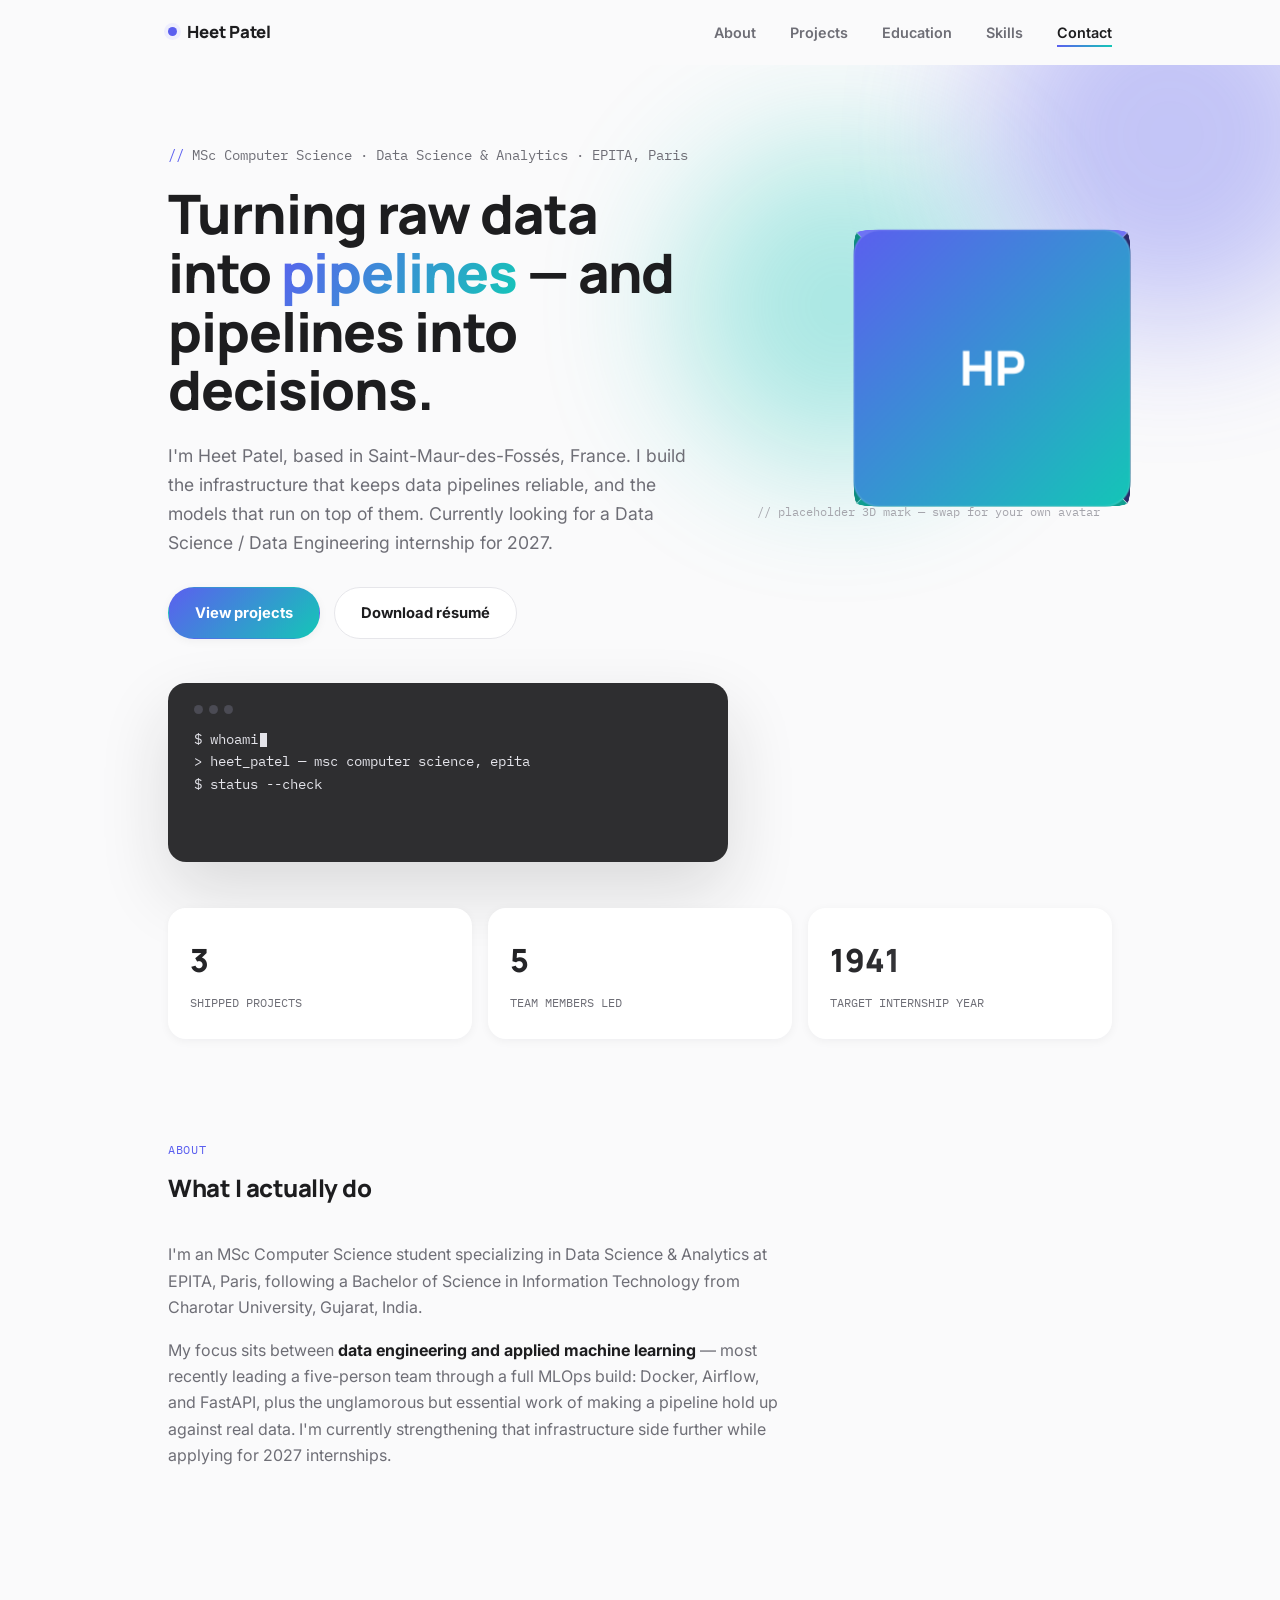
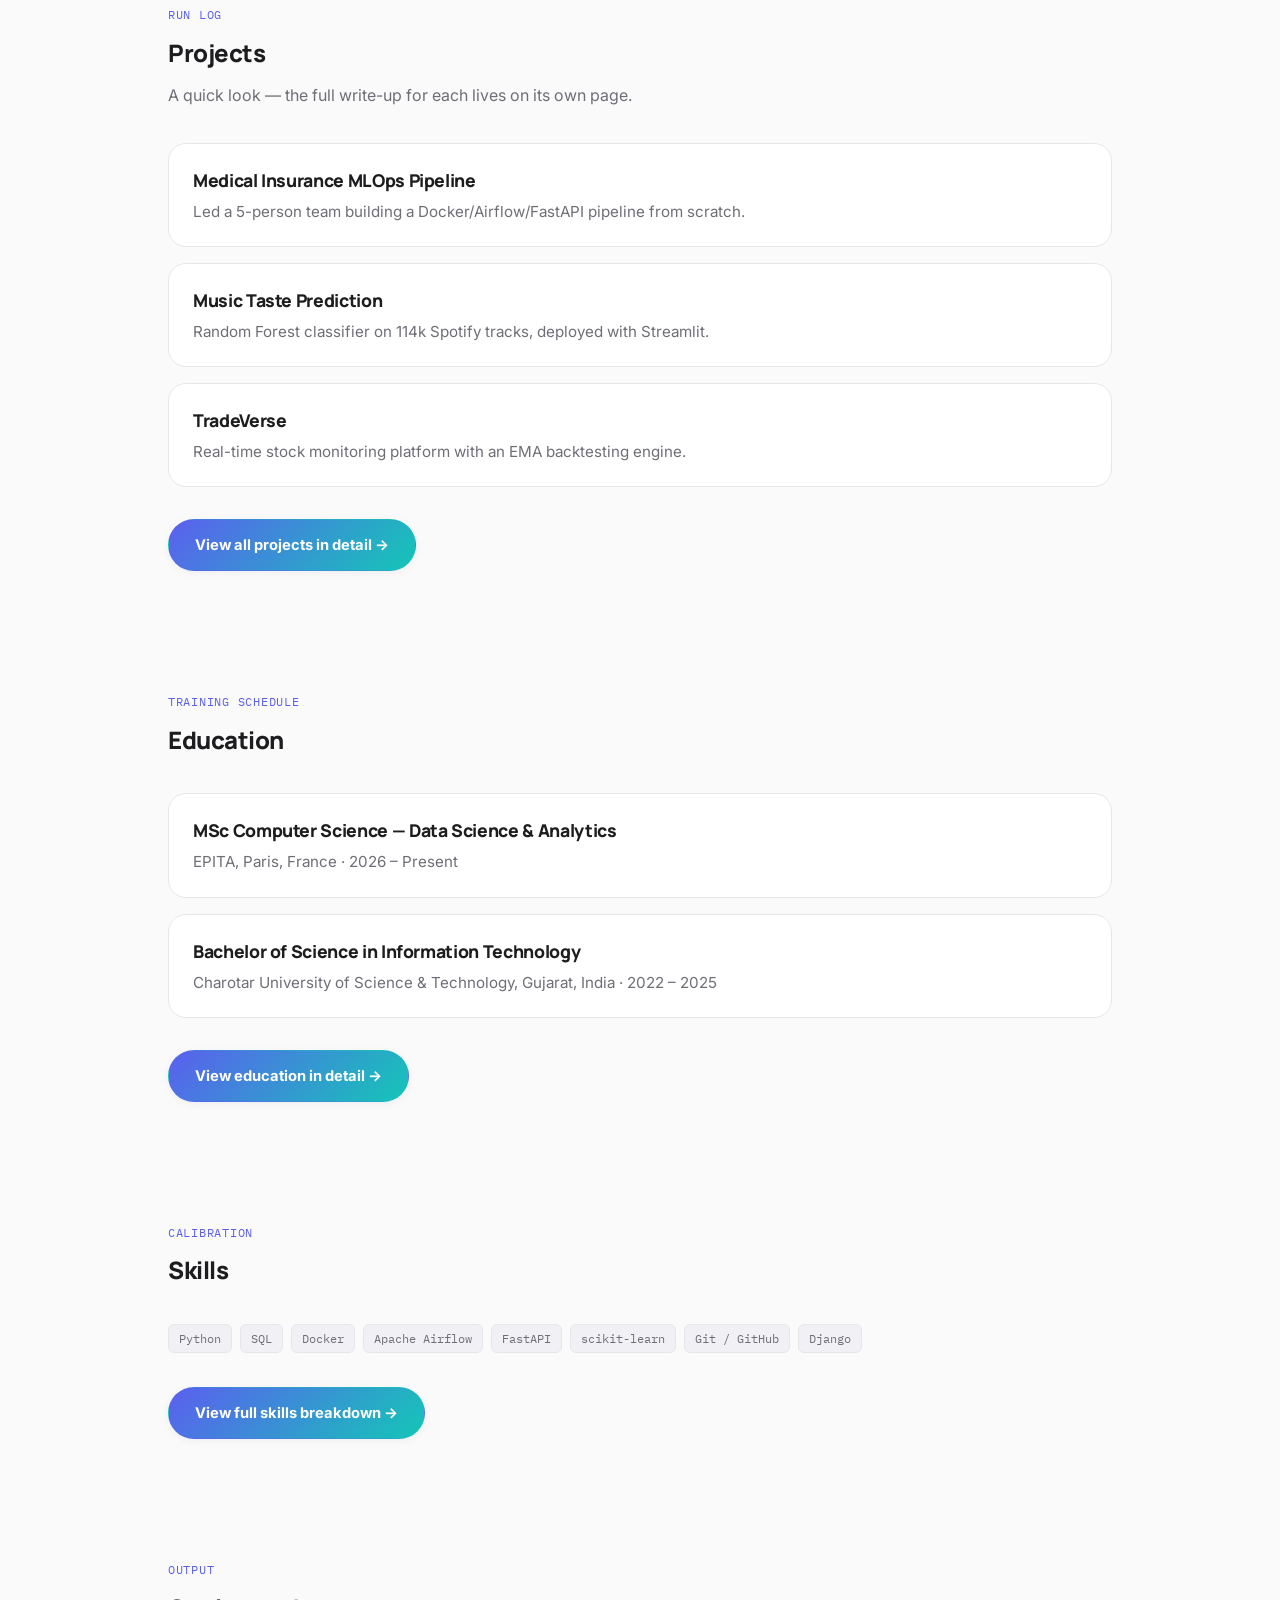
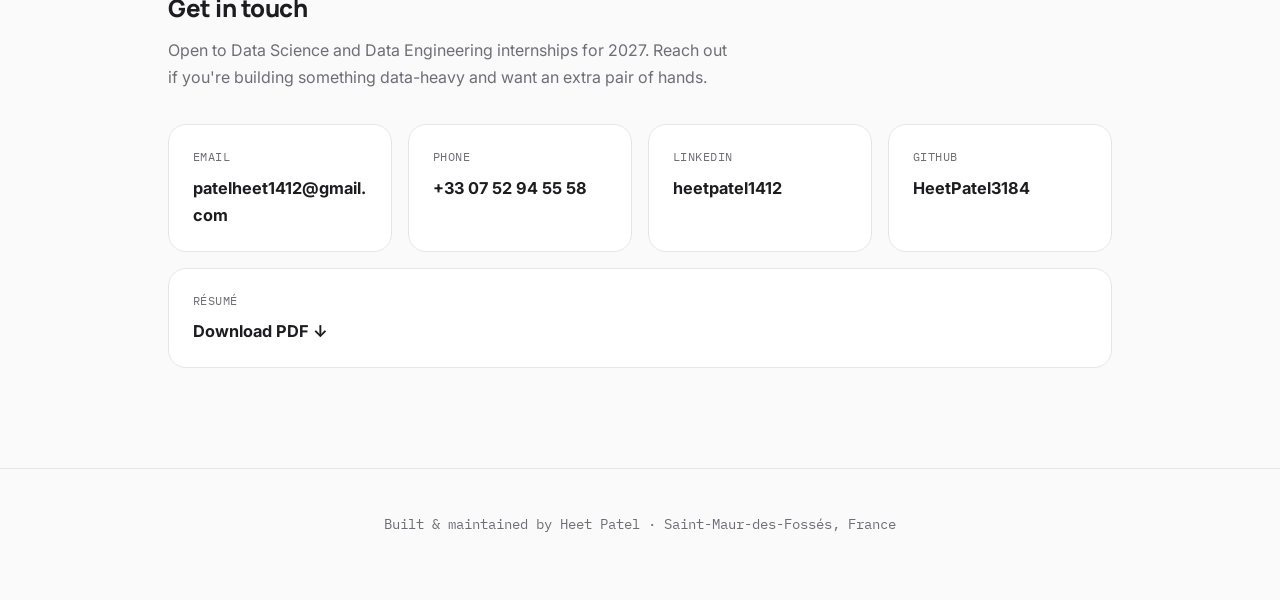
<file: index.html>
<!DOCTYPE html>
<html lang="en">
<head>
<meta charset="UTF-8">
<meta name="viewport" content="width=device-width, initial-scale=1.0">
<title>Heet Patel — Data Science &amp; MLOps</title>
<meta name="description" content="Heet Patel — MSc Computer Science student specializing in Data Science &amp; Analytics at EPITA, Paris. Data pipelines, ML, and MLOps projects.">
<link rel="stylesheet" href="css/style.css">
</head>
<body>

<nav class="site-nav">
  <div class="wrap">
    <a class="brand" href="index.html"><span class="led"></span>Heet Patel</a>
    <ul class="navlinks" id="navlinks">
      <li><a href="#about" data-spy>About</a></li>
      <li><a href="#projects" data-spy>Projects</a></li>
      <li><a href="#education" data-spy>Education</a></li>
      <li><a href="#skills" data-spy>Skills</a></li>
      <li><a href="#contact" data-spy>Contact</a></li>
    </ul>
    <button class="navtoggle" id="navtoggle" aria-label="Toggle menu">
      <svg width="22" height="22" viewBox="0 0 24 24" fill="none" stroke="currentColor" stroke-width="2"><line x1="3" y1="6" x2="21" y2="6"/><line x1="3" y1="12" x2="21" y2="12"/><line x1="3" y1="18" x2="21" y2="18"/></svg>
    </button>
  </div>
</nav>

<main>

<section class="hero">
  <div class="blob blob-a"></div>
  <div class="blob blob-b"></div>
  <div class="wrap">
    <div class="hero-grid">
      <div>
        <span class="kicker mono">MSc Computer Science · Data Science &amp; Analytics · EPITA, Paris</span>
        <h1>Turning raw data into <span class="grad">pipelines</span> &mdash; and pipelines into decisions.</h1>
        <p class="lede">I'm Heet Patel, based in Saint-Maur-des-Fossés, France. I build the infrastructure that keeps data pipelines reliable, and the models that run on top of them. Currently looking for a Data Science / Data Engineering internship for 2027.</p>
        <div class="cta-row">
          <a class="btn btn-primary" href="#projects">View projects</a>
          <a class="btn btn-outline" href="assets/resume.pdf" download>Download résumé</a>
        </div>
      </div>

      <div>
        <div class="avatar-stage">
          <div class="cube">
            <div class="face f-front">HP</div>
            <div class="face f-back">DS</div>
            <div class="face f-right">ML</div>
            <div class="face f-left">🐍</div>
            <div class="face f-top">📊</div>
            <div class="face f-bottom">🐳</div>
          </div>
        </div>
        <p class="avatar-caption">// placeholder 3D mark — swap for your own avatar</p>
      </div>
    </div>

    <div class="log-panel">
      <div class="log-head"><span></span><span></span><span></span></div>
      <div class="log-line mono">$ whoami<span class="cursor"></span></div>
      <div class="log-line mono">&gt; heet_patel — msc computer science, epita</div>
      <div class="log-line mono">$ status --check</div>
      <div class="log-line mono">&gt; pipeline: <span class="ok">healthy</span> · last_run: <span class="ok">passed</span></div>
      <div class="log-line mono">&gt; availability: <span class="status">open_for_internship, 2027</span></div>
    </div>

    <div class="stat-strip">
      <div class="stat" data-reveal style="--d:.05s">
        <div class="n"><span data-count="3"></span></div>
        <div class="l mono">SHIPPED PROJECTS</div>
      </div>
      <div class="stat" data-reveal style="--d:.15s">
        <div class="n"><span data-count="5"></span></div>
        <div class="l mono">TEAM MEMBERS LED</div>
      </div>
      <div class="stat" data-reveal style="--d:.25s">
        <div class="n"><span data-count="2027"></span></div>
        <div class="l mono">TARGET INTERNSHIP YEAR</div>
      </div>
    </div>
  </div>
</section>

<section class="section" id="about">
  <div class="wrap">
    <div class="section-head" data-reveal>
      <span class="section-tag">about</span>
      <h2>What I actually do</h2>
    </div>
    <p data-reveal style="max-width:62ch;color:var(--ink-soft);">I'm an MSc Computer Science student specializing in Data Science &amp; Analytics at EPITA, Paris, following a Bachelor of Science in Information Technology from Charotar University, Gujarat, India.</p>
    <p data-reveal style="--d:.1s; max-width:62ch;color:var(--ink-soft);">My focus sits between <strong style="color:var(--ink);">data engineering and applied machine learning</strong> — most recently leading a five-person team through a full MLOps build: Docker, Airflow, and FastAPI, plus the unglamorous but essential work of making a pipeline hold up against real data. I'm currently strengthening that infrastructure side further while applying for 2027 internships.</p>
  </div>
</section>

<section class="section" id="projects">
  <div class="wrap">
    <div class="section-head" data-reveal>
      <span class="section-tag">run log</span>
      <h2>Projects</h2>
      <p style="color:var(--ink-soft); max-width:56ch;">A quick look — the full write-up for each lives on its own page.</p>
    </div>

    <div class="overview-grid">
      <div class="overview-card" data-reveal style="--d:0s">
        <h3>Medical Insurance MLOps Pipeline</h3>
        <p>Led a 5-person team building a Docker/Airflow/FastAPI pipeline from scratch.</p>
      </div>
      <div class="overview-card" data-reveal style="--d:.08s">
        <h3>Music Taste Prediction</h3>
        <p>Random Forest classifier on 114k Spotify tracks, deployed with Streamlit.</p>
      </div>
      <div class="overview-card" data-reveal style="--d:.16s">
        <h3>TradeVerse</h3>
        <p>Real-time stock monitoring platform with an EMA backtesting engine.</p>
      </div>
    </div>

    <a class="btn btn-primary section-footer-cta" data-reveal href="projects.html">View all projects in detail →</a>
  </div>
</section>

<section class="section" id="education">
  <div class="wrap">
    <div class="section-head" data-reveal>
      <span class="section-tag">training schedule</span>
      <h2>Education</h2>
    </div>

    <div class="overview-grid">
      <div class="overview-card" data-reveal style="--d:0s">
        <h3>MSc Computer Science — Data Science &amp; Analytics</h3>
        <p>EPITA, Paris, France · 2026 – Present</p>
      </div>
      <div class="overview-card" data-reveal style="--d:.08s">
        <h3>Bachelor of Science in Information Technology</h3>
        <p>Charotar University of Science &amp; Technology, Gujarat, India · 2022 – 2025</p>
      </div>
    </div>

    <a class="btn btn-primary section-footer-cta" data-reveal href="education.html">View education in detail →</a>
  </div>
</section>

<section class="section" id="skills">
  <div class="wrap">
    <div class="section-head" data-reveal>
      <span class="section-tag">calibration</span>
      <h2>Skills</h2>
    </div>

    <div class="tags" data-reveal style="margin-bottom:24px;">
      <span class="tag">Python</span><span class="tag">SQL</span><span class="tag">Docker</span>
      <span class="tag">Apache Airflow</span><span class="tag">FastAPI</span><span class="tag">scikit-learn</span>
      <span class="tag">Git / GitHub</span><span class="tag">Django</span>
    </div>

    <a class="btn btn-primary section-footer-cta" data-reveal href="skills.html">View full skills breakdown →</a>
  </div>
</section>

<section class="section" id="contact">
  <div class="wrap">
    <div class="section-head" data-reveal>
      <span class="section-tag">output</span>
      <h2>Get in touch</h2>
      <p style="color:var(--ink-soft); max-width:56ch;">Open to Data Science and Data Engineering internships for 2027. Reach out if you're building something data-heavy and want an extra pair of hands.</p>
    </div>

    <div class="contact-grid">
      <a class="contact-card" data-reveal style="--d:0s" href="mailto:patelheet1412@gmail.com">
        <span class="label">Email</span>
        <span class="value">patelheet1412@gmail.com</span>
      </a>
      <a class="contact-card" data-reveal style="--d:.06s" href="tel:+33752945558">
        <span class="label">Phone</span>
        <span class="value">+33 07 52 94 55 58</span>
      </a>
      <a class="contact-card" data-reveal style="--d:.12s" href="https://linkedin.com/in/heetpatel1412/" target="_blank" rel="noopener">
        <span class="label">LinkedIn</span>
        <span class="value">heetpatel1412</span>
      </a>
      <a class="contact-card" data-reveal style="--d:.18s" href="https://github.com/HeetPatel3184" target="_blank" rel="noopener">
        <span class="label">GitHub</span>
        <span class="value">HeetPatel3184</span>
      </a>
      <a class="contact-card" data-reveal style="--d:.24s" href="assets/resume.pdf" download>
        <span class="label">Résumé</span>
        <span class="value">Download PDF ↓</span>
      </a>
    </div>
  </div>
</section>

</main>

<footer class="site-footer">
  Built &amp; maintained by Heet Patel · Saint-Maur-des-Fossés, France
</footer>

<script src="js/main.js"></script>
</body>
</html>
</file>
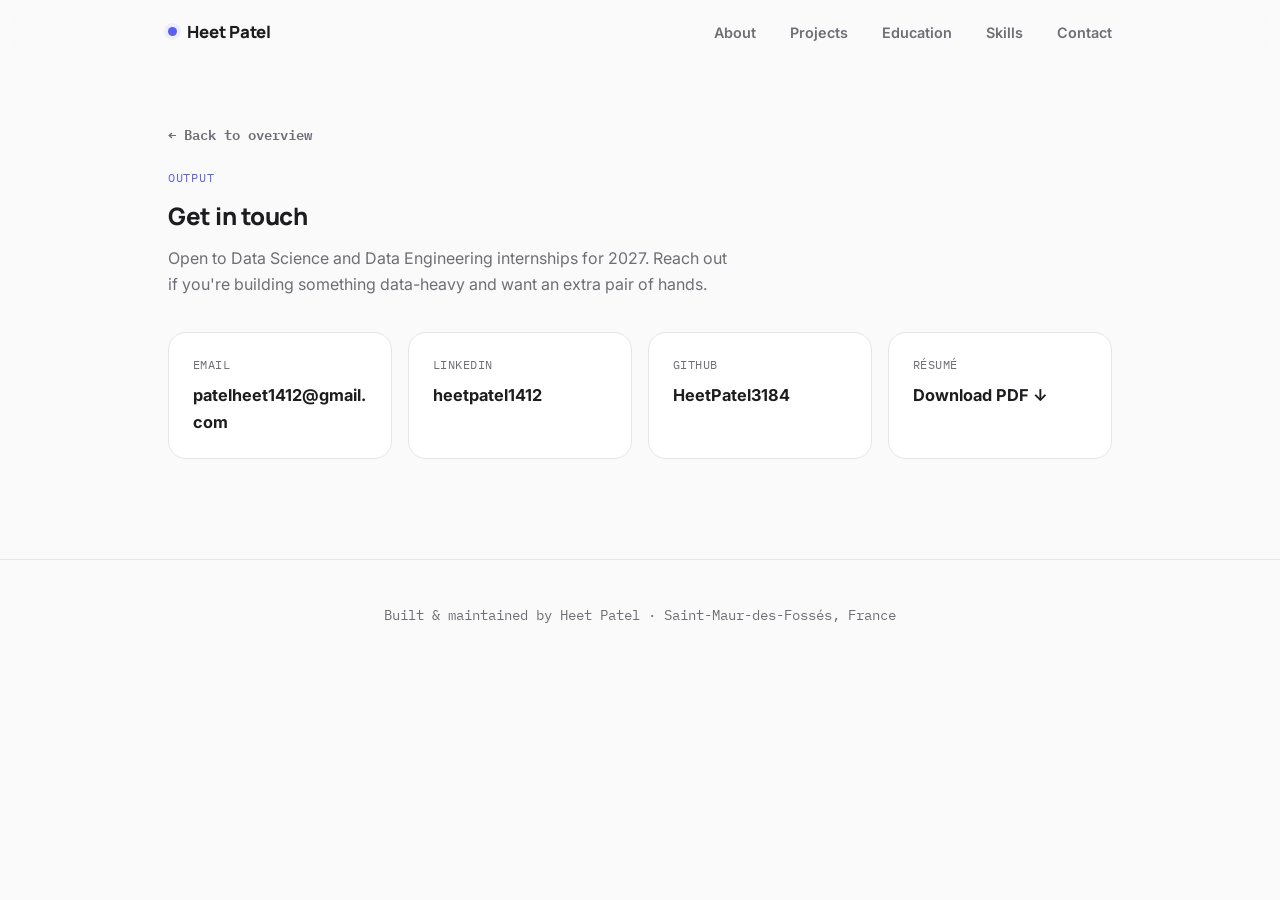
<file: contact.html>
<!DOCTYPE html>
<html lang="en">
<head>
<meta charset="UTF-8">
<meta name="viewport" content="width=device-width, initial-scale=1.0">
<title>Contact — Heet Patel</title>
<link rel="stylesheet" href="css/style.css">
</head>
<body>

<nav class="site-nav">
  <div class="wrap">
    <a class="brand" href="index.html"><span class="led"></span>Heet Patel</a>
    <ul class="navlinks" id="navlinks">
      <li><a href="index.html#about">About</a></li>
      <li><a href="index.html#projects">Projects</a></li>
      <li><a href="index.html#education">Education</a></li>
      <li><a href="index.html#skills">Skills</a></li>
      <li><a href="index.html#contact">Contact</a></li>
    </ul>
    <button class="navtoggle" id="navtoggle" aria-label="Toggle menu">
      <svg width="22" height="22" viewBox="0 0 24 24" fill="none" stroke="currentColor" stroke-width="2"><line x1="3" y1="6" x2="21" y2="6"/><line x1="3" y1="12" x2="21" y2="12"/><line x1="3" y1="18" x2="21" y2="18"/></svg>
    </button>
  </div>
</nav>

<section class="section" style="padding-top:56px;">
  <div class="wrap">
    <a class="back-link" href="index.html#contact">← Back to overview</a>
    <div class="section-head">
      <span class="section-tag">output</span>
      <h2>Get in touch</h2>
      <p style="color:var(--ink-soft); max-width:56ch;">Open to Data Science and Data Engineering internships for 2027. Reach out if you're building something data-heavy and want an extra pair of hands.</p>
    </div>

    <div class="contact-grid">
      <a class="contact-card" href="mailto:patelheet1412@gmail.com">
        <span class="label">Email</span>
        <span class="value">patelheet1412@gmail.com</span>
      </a>
      <a class="contact-card" href="https://linkedin.com/in/heetpatel1412/" target="_blank" rel="noopener">
        <span class="label">LinkedIn</span>
        <span class="value">heetpatel1412</span>
      </a>
      <a class="contact-card" href="https://github.com/HeetPatel3184" target="_blank" rel="noopener">
        <span class="label">GitHub</span>
        <span class="value">HeetPatel3184</span>
      </a>
      <a class="contact-card" href="assets/resume.pdf" download>
        <span class="label">Résumé</span>
        <span class="value">Download PDF ↓</span>
      </a>
    </div>
  </div>
</section>

<footer class="site-footer">
  Built &amp; maintained by Heet Patel · Saint-Maur-des-Fossés, France
</footer>

<script src="js/main.js"></script>
</body>
</html>
</file>
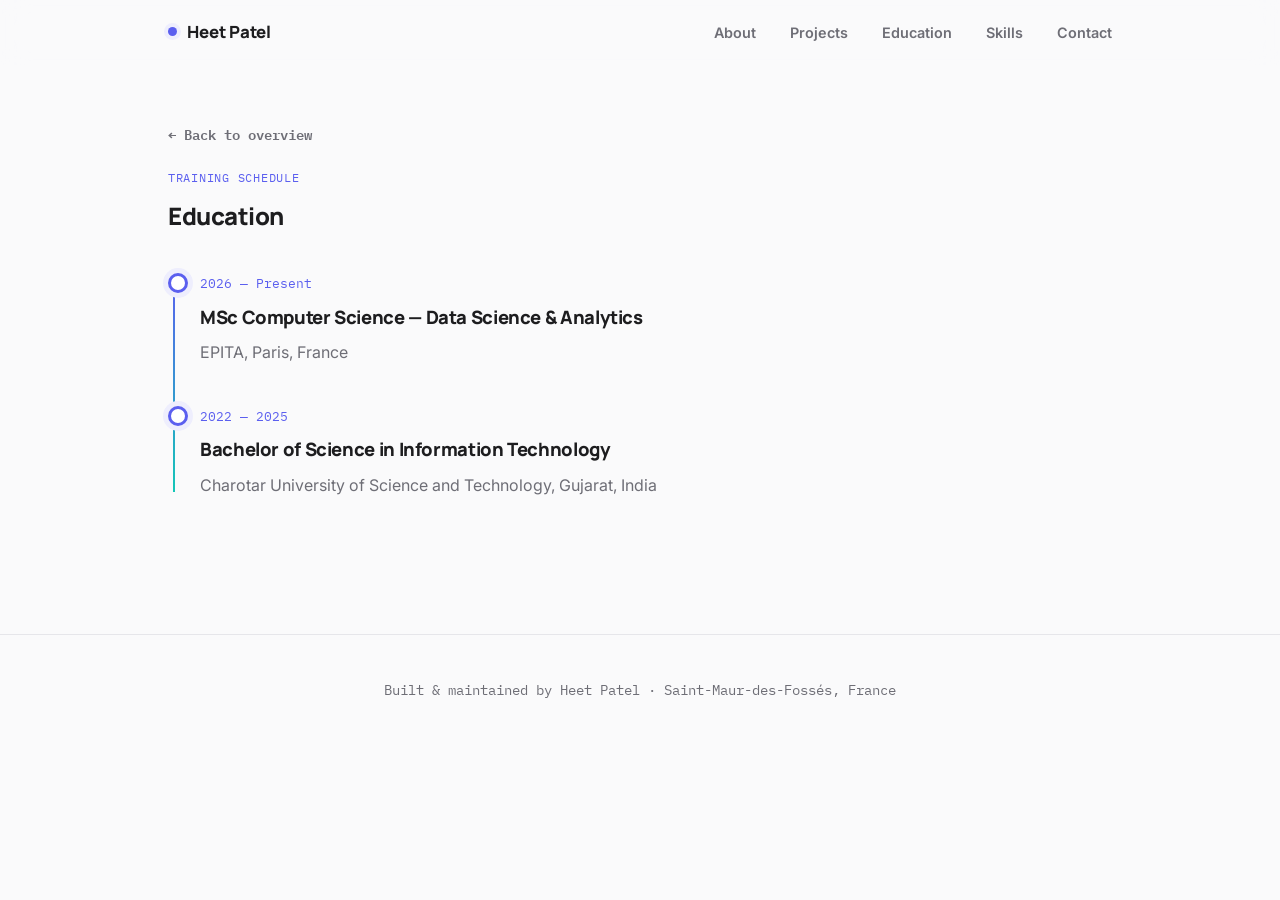
<file: education.html>
<!DOCTYPE html>
<html lang="en">
<head>
<meta charset="UTF-8">
<meta name="viewport" content="width=device-width, initial-scale=1.0">
<title>Education — Heet Patel</title>
<link rel="stylesheet" href="css/style.css">
</head>
<body>

<nav class="site-nav">
  <div class="wrap">
    <a class="brand" href="index.html"><span class="led"></span>Heet Patel</a>
    <ul class="navlinks" id="navlinks">
      <li><a href="index.html#about">About</a></li>
      <li><a href="index.html#projects">Projects</a></li>
      <li><a href="index.html#education">Education</a></li>
      <li><a href="index.html#skills">Skills</a></li>
      <li><a href="index.html#contact">Contact</a></li>
    </ul>
    <button class="navtoggle" id="navtoggle" aria-label="Toggle menu">
      <svg width="22" height="22" viewBox="0 0 24 24" fill="none" stroke="currentColor" stroke-width="2"><line x1="3" y1="6" x2="21" y2="6"/><line x1="3" y1="12" x2="21" y2="12"/><line x1="3" y1="18" x2="21" y2="18"/></svg>
    </button>
  </div>
</nav>

<section class="section" style="padding-top:56px;">
  <div class="wrap">
    <a class="back-link" href="index.html#education">← Back to overview</a>
    <div class="section-head" data-reveal>
      <span class="section-tag">training schedule</span>
      <h2>Education</h2>
    </div>

    <div class="timeline">
      <div class="tl-item" data-reveal style="--d:0s">
        <span class="tl-when mono">2026 — Present</span>
        <h3>MSc Computer Science — Data Science &amp; Analytics</h3>
        <p class="tl-where">EPITA, Paris, France</p>
      </div>
      <div class="tl-item" data-reveal style="--d:.12s">
        <span class="tl-when mono">2022 — 2025</span>
        <h3>Bachelor of Science in Information Technology</h3>
        <p class="tl-where">Charotar University of Science and Technology, Gujarat, India</p>
      </div>
    </div>
  </div>
</section>

<footer class="site-footer">
  Built &amp; maintained by Heet Patel · Saint-Maur-des-Fossés, France
</footer>

<script src="js/main.js"></script>
</body>
</html>
</file>
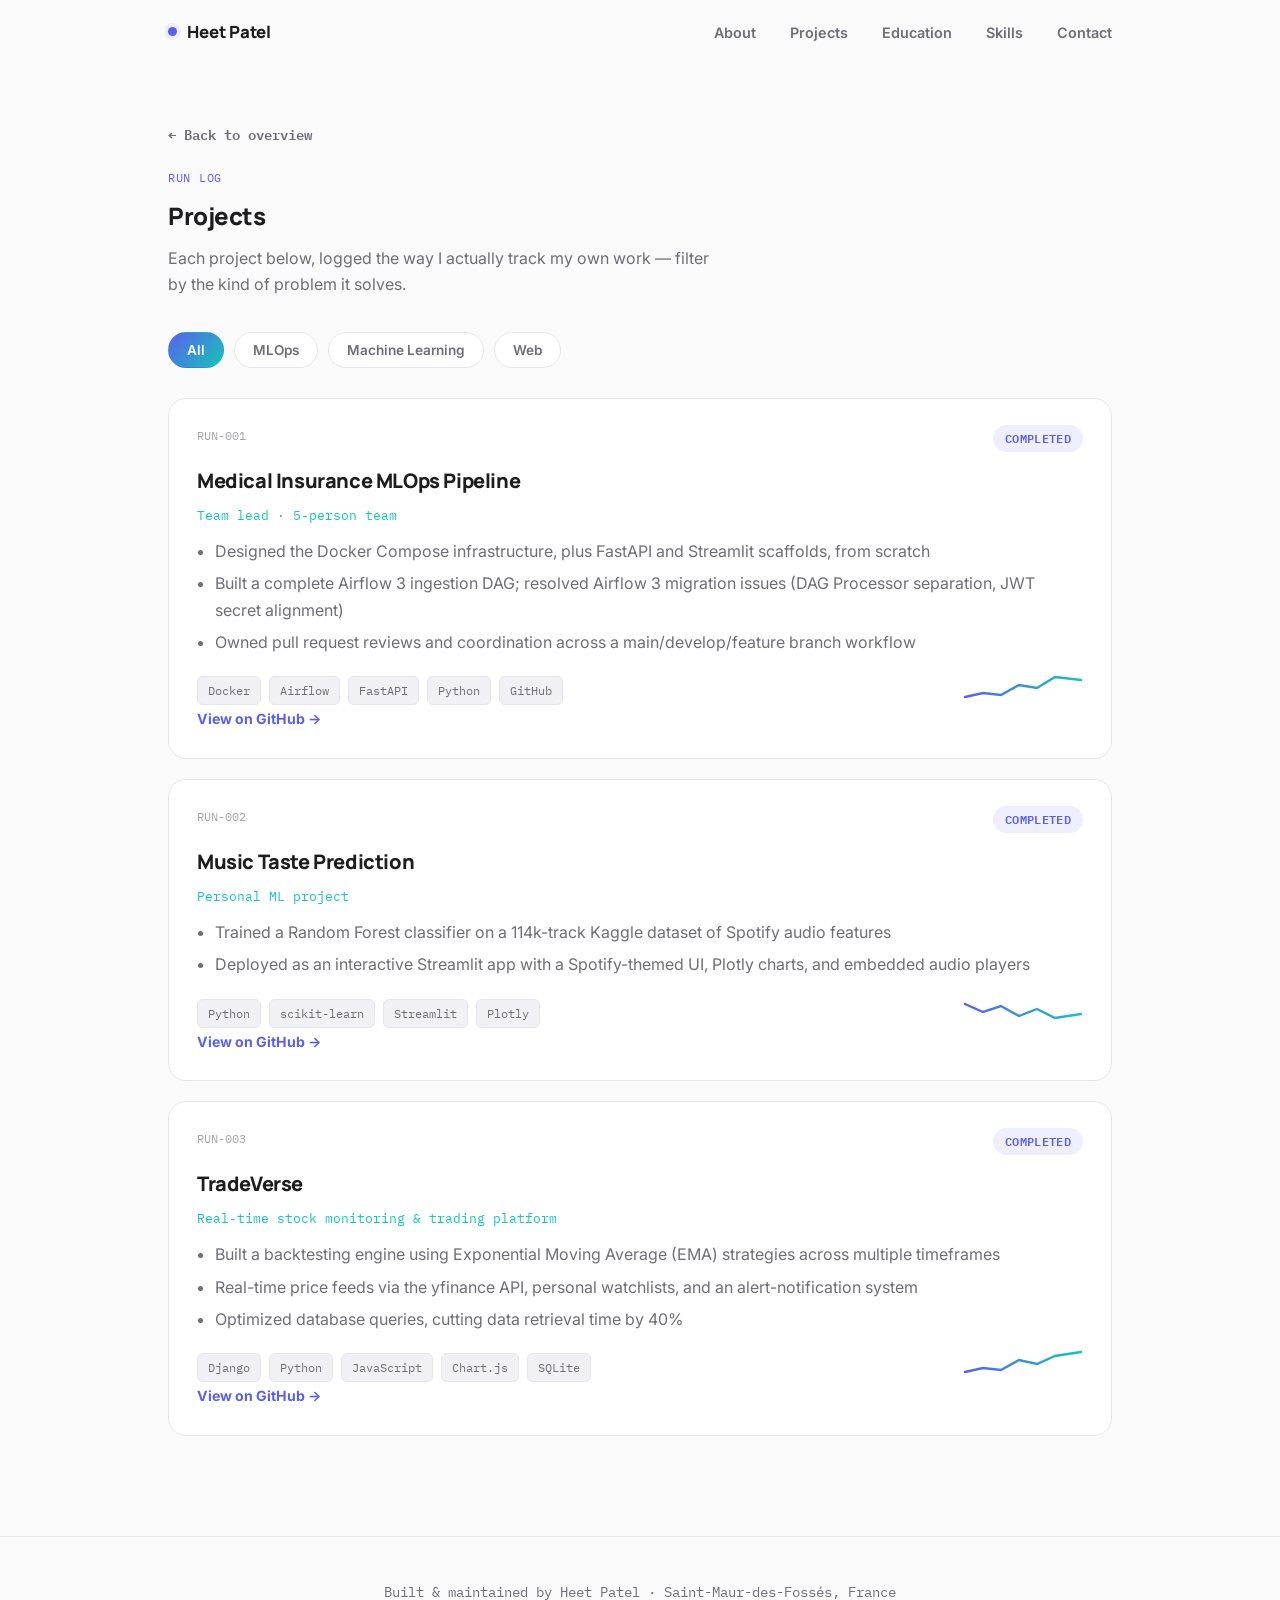
<file: projects.html>
<!DOCTYPE html>
<html lang="en">
<head>
<meta charset="UTF-8">
<meta name="viewport" content="width=device-width, initial-scale=1.0">
<title>Projects — Heet Patel</title>
<link rel="stylesheet" href="css/style.css">
</head>
<body>

<nav class="site-nav">
  <div class="wrap">
    <a class="brand" href="index.html"><span class="led"></span>Heet Patel</a>
    <ul class="navlinks" id="navlinks">
      <li><a href="index.html#about">About</a></li>
      <li><a href="index.html#projects">Projects</a></li>
      <li><a href="index.html#education">Education</a></li>
      <li><a href="index.html#skills">Skills</a></li>
      <li><a href="index.html#contact">Contact</a></li>
    </ul>
    <button class="navtoggle" id="navtoggle" aria-label="Toggle menu">
      <svg width="22" height="22" viewBox="0 0 24 24" fill="none" stroke="currentColor" stroke-width="2"><line x1="3" y1="6" x2="21" y2="6"/><line x1="3" y1="12" x2="21" y2="12"/><line x1="3" y1="18" x2="21" y2="18"/></svg>
    </button>
  </div>
</nav>

<svg width="0" height="0" style="position:absolute">
  <defs>
    <linearGradient id="sparkGrad" x1="0" y1="0" x2="1" y2="0">
      <stop offset="0%" stop-color="#5B5FEF"/>
      <stop offset="100%" stop-color="#14C6B7"/>
    </linearGradient>
  </defs>
</svg>

<section class="section" style="padding-top:56px;">
  <div class="wrap">
    <a class="back-link" href="index.html#projects">← Back to overview</a>
    <div class="section-head" data-reveal>
      <span class="section-tag">run log</span>
      <h2>Projects</h2>
      <p style="color:var(--ink-soft); max-width:56ch;">Each project below, logged the way I actually track my own work — filter by the kind of problem it solves.</p>
    </div>

    <div class="filter-row" data-reveal style="--d:.1s">
      <button class="filter-chip active" data-filter="all">All</button>
      <button class="filter-chip" data-filter="mlops">MLOps</button>
      <button class="filter-chip" data-filter="ml">Machine Learning</button>
      <button class="filter-chip" data-filter="web">Web</button>
    </div>

    <div class="run-grid">

      <div class="run-card" data-tags="mlops,web" data-reveal style="--d:0s">
        <div class="run-top">
          <span class="run-id mono">RUN-001</span>
          <span class="run-status">completed</span>
        </div>
        <h3>Medical Insurance MLOps Pipeline</h3>
        <span class="run-role">Team lead · 5-person team</span>
        <ul>
          <li>Designed the Docker Compose infrastructure, plus FastAPI and Streamlit scaffolds, from scratch</li>
          <li>Built a complete Airflow 3 ingestion DAG; resolved Airflow 3 migration issues (DAG Processor separation, JWT secret alignment)</li>
          <li>Owned pull request reviews and coordination across a main/develop/feature branch workflow</li>
        </ul>
        <div class="run-bottom">
          <div class="tags">
            <span class="tag">Docker</span><span class="tag">Airflow</span><span class="tag">FastAPI</span><span class="tag">Python</span><span class="tag">GitHub</span>
          </div>
          <svg class="sparkline" viewBox="0 0 120 34"><path d="M2,26 L20,22 L38,24 L56,14 L74,17 L92,6 L118,9"/></svg>
        </div>
        <a class="run-link" href="https://github.com/HeetPatel3184" target="_blank" rel="noopener">View on GitHub →</a>
      </div>

      <div class="run-card" data-tags="ml" data-reveal style="--d:.1s">
        <div class="run-top">
          <span class="run-id mono">RUN-002</span>
          <span class="run-status">completed</span>
        </div>
        <h3>Music Taste Prediction</h3>
        <span class="run-role">Personal ML project</span>
        <ul>
          <li>Trained a Random Forest classifier on a 114k-track Kaggle dataset of Spotify audio features</li>
          <li>Deployed as an interactive Streamlit app with a Spotify-themed UI, Plotly charts, and embedded audio players</li>
        </ul>
        <div class="run-bottom">
          <div class="tags">
            <span class="tag">Python</span><span class="tag">scikit-learn</span><span class="tag">Streamlit</span><span class="tag">Plotly</span>
          </div>
          <svg class="sparkline" viewBox="0 0 120 34"><path d="M2,10 L20,18 L38,12 L56,22 L74,15 L92,24 L118,20"/></svg>
        </div>
        <a class="run-link" href="https://github.com/HeetPatel3184" target="_blank" rel="noopener">View on GitHub →</a>
      </div>

      <div class="run-card" data-tags="web" data-reveal style="--d:.2s">
        <div class="run-top">
          <span class="run-id mono">RUN-003</span>
          <span class="run-status">completed</span>
        </div>
        <h3>TradeVerse</h3>
        <span class="run-role">Real-time stock monitoring &amp; trading platform</span>
        <ul>
          <li>Built a backtesting engine using Exponential Moving Average (EMA) strategies across multiple timeframes</li>
          <li>Real-time price feeds via the yfinance API, personal watchlists, and an alert-notification system</li>
          <li>Optimized database queries, cutting data retrieval time by 40%</li>
        </ul>
        <div class="run-bottom">
          <div class="tags">
            <span class="tag">Django</span><span class="tag">Python</span><span class="tag">JavaScript</span><span class="tag">Chart.js</span><span class="tag">SQLite</span>
          </div>
          <svg class="sparkline" viewBox="0 0 120 34"><path d="M2,24 L20,20 L38,22 L56,12 L74,16 L92,8 L118,4"/></svg>
        </div>
        <a class="run-link" href="https://github.com/HeetPatel3184" target="_blank" rel="noopener">View on GitHub →</a>
      </div>

    </div>
  </div>
</section>

<footer class="site-footer">
  Built &amp; maintained by Heet Patel · Saint-Maur-des-Fossés, France
</footer>

<script src="js/main.js"></script>
</body>
</html>
</file>
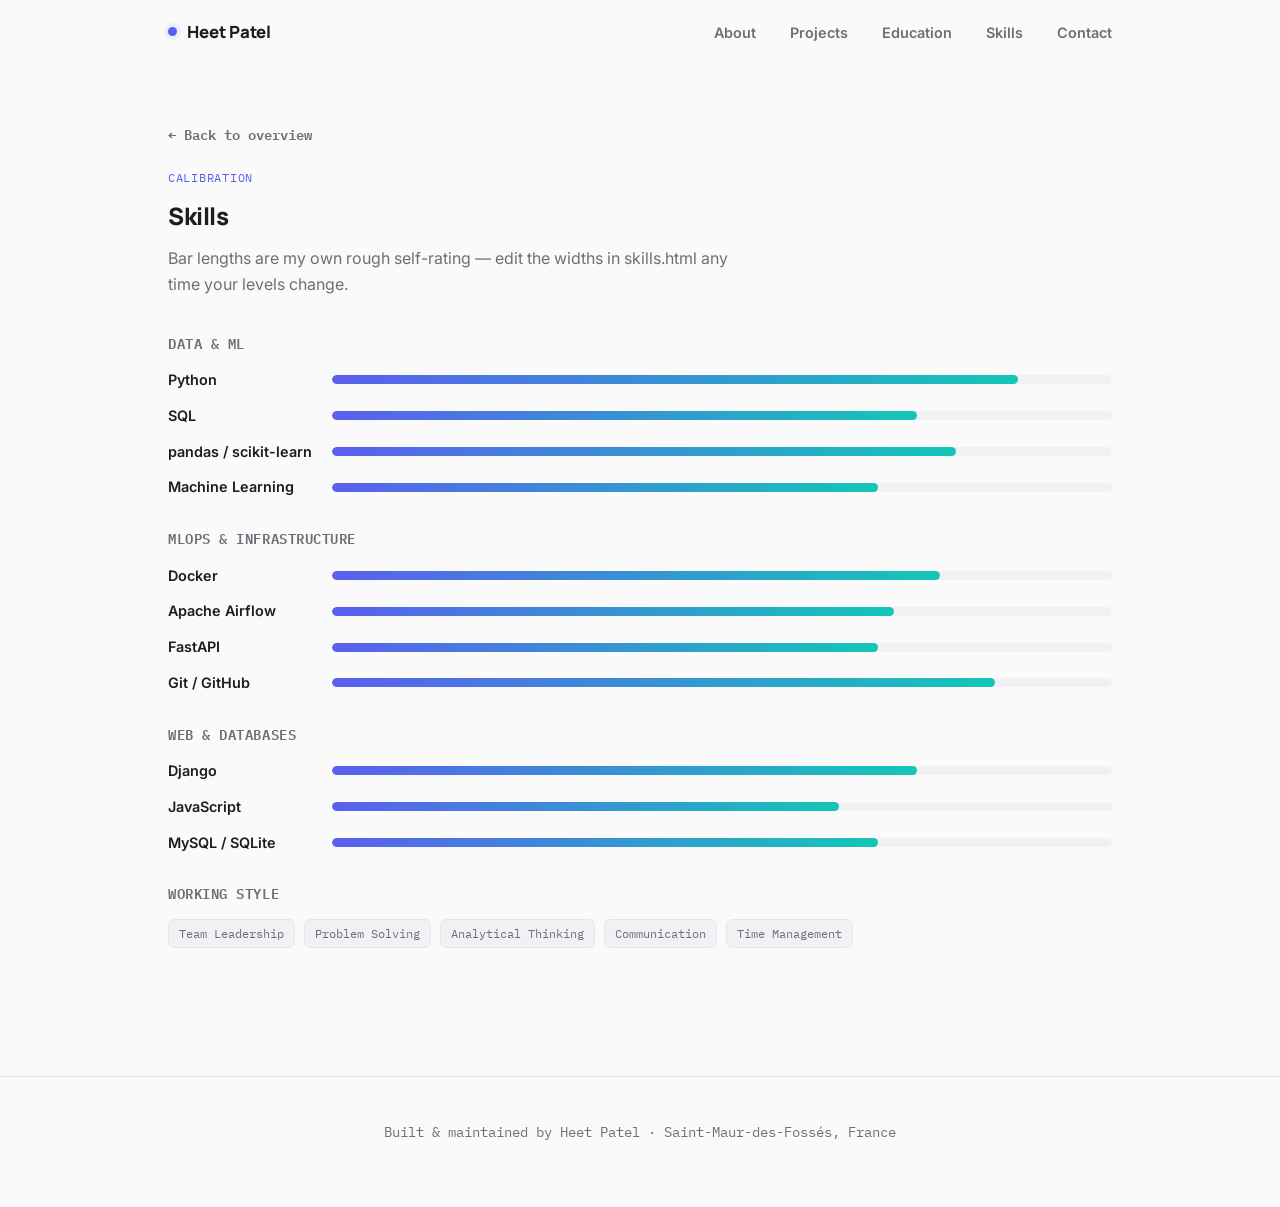
<file: skills.html>
<!DOCTYPE html>
<html lang="en">
<head>
<meta charset="UTF-8">
<meta name="viewport" content="width=device-width, initial-scale=1.0">
<title>Skills — Heet Patel</title>
<link rel="stylesheet" href="css/style.css">
</head>
<body>

<nav class="site-nav">
  <div class="wrap">
    <a class="brand" href="index.html"><span class="led"></span>Heet Patel</a>
    <ul class="navlinks" id="navlinks">
      <li><a href="index.html#about">About</a></li>
      <li><a href="index.html#projects">Projects</a></li>
      <li><a href="index.html#education">Education</a></li>
      <li><a href="index.html#skills">Skills</a></li>
      <li><a href="index.html#contact">Contact</a></li>
    </ul>
    <button class="navtoggle" id="navtoggle" aria-label="Toggle menu">
      <svg width="22" height="22" viewBox="0 0 24 24" fill="none" stroke="currentColor" stroke-width="2"><line x1="3" y1="6" x2="21" y2="6"/><line x1="3" y1="12" x2="21" y2="12"/><line x1="3" y1="18" x2="21" y2="18"/></svg>
    </button>
  </div>
</nav>

<section class="section" style="padding-top:56px;">
  <div class="wrap">
    <a class="back-link" href="index.html#skills">← Back to overview</a>
    <div class="section-head" data-reveal>
      <span class="section-tag">calibration</span>
      <h2>Skills</h2>
      <p style="color:var(--ink-soft); max-width:56ch;">Bar lengths are my own rough self-rating — edit the widths in skills.html any time your levels change.</p>
    </div>

    <div class="skill-group">
      <h3>Data &amp; ML</h3>
      <div class="bar-row" style="--w:88%"><span class="bar-label">Python</span><div class="bar-track"><div class="bar-fill"></div></div></div>
      <div class="bar-row" style="--w:75%"><span class="bar-label">SQL</span><div class="bar-track"><div class="bar-fill"></div></div></div>
      <div class="bar-row" style="--w:80%"><span class="bar-label">pandas / scikit-learn</span><div class="bar-track"><div class="bar-fill"></div></div></div>
      <div class="bar-row" style="--w:70%"><span class="bar-label">Machine Learning</span><div class="bar-track"><div class="bar-fill"></div></div></div>
    </div>

    <div class="skill-group">
      <h3>MLOps &amp; Infrastructure</h3>
      <div class="bar-row" style="--w:78%"><span class="bar-label">Docker</span><div class="bar-track"><div class="bar-fill"></div></div></div>
      <div class="bar-row" style="--w:72%"><span class="bar-label">Apache Airflow</span><div class="bar-track"><div class="bar-fill"></div></div></div>
      <div class="bar-row" style="--w:70%"><span class="bar-label">FastAPI</span><div class="bar-track"><div class="bar-fill"></div></div></div>
      <div class="bar-row" style="--w:85%"><span class="bar-label">Git / GitHub</span><div class="bar-track"><div class="bar-fill"></div></div></div>
    </div>

    <div class="skill-group">
      <h3>Web &amp; Databases</h3>
      <div class="bar-row" style="--w:75%"><span class="bar-label">Django</span><div class="bar-track"><div class="bar-fill"></div></div></div>
      <div class="bar-row" style="--w:65%"><span class="bar-label">JavaScript</span><div class="bar-track"><div class="bar-fill"></div></div></div>
      <div class="bar-row" style="--w:70%"><span class="bar-label">MySQL / SQLite</span><div class="bar-track"><div class="bar-fill"></div></div></div>
    </div>

    <div class="skill-group">
      <h3>Working style</h3>
      <div style="display:flex; flex-wrap:wrap; gap:9px;">
        <span class="tag">Team Leadership</span>
        <span class="tag">Problem Solving</span>
        <span class="tag">Analytical Thinking</span>
        <span class="tag">Communication</span>
        <span class="tag">Time Management</span>
      </div>
    </div>
  </div>
</section>

<footer class="site-footer">
  Built &amp; maintained by Heet Patel · Saint-Maur-des-Fossés, France
</footer>

<script src="js/main.js"></script>
</body>
</html>
</file>
<file: css/style.css>
/* =========================================================
   Heet Patel — Portfolio
   Theme v2: "Modern / Fluid" — clean, spacious, motion-led
   ========================================================= */

@import url('https://fonts.googleapis.com/css2?family=Manrope:wght@500;700;800&family=Inter:wght@400;500;600;700&family=IBM+Plex+Mono:wght@400;500;600&display=swap');

:root{
  --bg: #FAFAFB;
  --bg-alt: #F1F1F5;
  --surface: #FFFFFF;
  --ink: #1D1D1F;
  --ink-soft: #6E6E76;
  --ink-faint: #A5A5AC;
  --line: #E6E6EA;
  --accent: #5B5FEF;
  --accent-2: #14C6B7;
  --accent-soft: #EEEEFD;
  --radius: 18px;
  --radius-sm: 12px;
  --maxw: 1000px;
  --ease: cubic-bezier(.16,1,.3,1);
  --shadow-sm: 0 2px 10px rgba(29,29,31,0.05);
  --shadow-md: 0 16px 40px rgba(29,29,31,0.10);
  --shadow-lg: 0 30px 70px rgba(29,29,31,0.14);
}

*{ box-sizing: border-box; }
html{ scroll-behavior: smooth; }
body{
  margin: 0;
  background: var(--bg);
  color: var(--ink);
  font-family: 'Inter', sans-serif;
  font-size: 16px;
  line-height: 1.65;
  -webkit-font-smoothing: antialiased;
  opacity: 0;
  animation: page-in .6s ease forwards;
}
@keyframes page-in{ to{ opacity: 1; } }

h1, h2, h3{
  font-family: 'Manrope', sans-serif;
  font-weight: 800;
  letter-spacing: -0.02em;
  margin: 0 0 0.4em 0;
}
p{ margin: 0 0 1em 0; }
a{ color: inherit; }
img{ max-width:100%; }
.mono{ font-family: 'IBM Plex Mono', monospace; }

.wrap{
  max-width: var(--maxw);
  margin: 0 auto;
  padding: 0 28px;
}

/* ---------------- scroll reveal ---------------- */
[data-reveal]{
  opacity: 0;
  transform: translateY(26px);
  transition: opacity .7s var(--ease), transform .7s var(--ease);
  transition-delay: var(--d, 0s);
}
[data-reveal].in-view{ opacity: 1; transform: translateY(0); }

/* ---------------- nav ---------------- */
nav.site-nav{
  position: sticky; top: 0; z-index: 100;
  background: rgba(250,250,251,0.7);
  backdrop-filter: blur(14px);
  -webkit-backdrop-filter: blur(14px);
  border-bottom: 1px solid transparent;
  transition: border-color .3s ease, background .3s ease, padding .3s ease;
}
nav.site-nav.scrolled{
  border-bottom-color: var(--line);
  background: rgba(250,250,251,0.92);
}
nav.site-nav .wrap{
  display:flex; align-items:center; justify-content:space-between;
  padding: 18px 28px; transition: padding .3s ease;
}
nav.site-nav.scrolled .wrap{ padding: 12px 28px; }
.brand{
  display:flex; align-items:center; gap:10px;
  text-decoration:none; font-family:'Manrope', sans-serif; font-weight:800; font-size:1.05rem;
}
.brand .led{
  width:9px; height:9px; border-radius:50%;
  background: var(--accent);
  box-shadow: 0 0 0 4px var(--accent-soft);
  animation: pulse 2.4s ease-in-out infinite;
}
@keyframes pulse{
  0%,100%{ box-shadow: 0 0 0 4px var(--accent-soft); }
  50%{ box-shadow: 0 0 0 8px var(--accent-soft); }
}
.navlinks{ display:flex; gap:34px; list-style:none; margin:0; padding:0; }
.navlinks a{
  text-decoration:none; font-size:.9rem; font-weight:600;
  color: var(--ink-soft); position:relative; padding-bottom:4px; transition: color .2s ease;
}
.navlinks a.active, .navlinks a:hover{ color: var(--ink); }
.navlinks a::after{
  content:""; position:absolute; left:0; right:100%; bottom:-2px; height:2px;
  background: linear-gradient(90deg, var(--accent), var(--accent-2));
  transition: right .3s var(--ease);
}
.navlinks a.active::after, .navlinks a:hover::after{ right:0; }
.navtoggle{ display:none; background:none; border:none; cursor:pointer; color: var(--ink); }

@media (max-width: 700px){
  .navlinks{
    position:absolute; top:100%; left:0; right:0; background: var(--surface);
    flex-direction:column; gap:0; border-bottom:1px solid var(--line);
    max-height:0; overflow:hidden; transition:max-height .3s ease;
  }
  .navlinks.open{ max-height:320px; }
  .navlinks li{ border-top:1px solid var(--line); }
  .navlinks a{ display:block; padding:16px 28px; }
  .navtoggle{ display:block; }
}

/* ---------------- buttons ---------------- */
.btn{
  display:inline-flex; align-items:center; gap:8px;
  padding: 13px 26px; border-radius: 999px;
  text-decoration:none; font-weight:700; font-size:.92rem;
  border: 1px solid transparent; cursor:pointer; font-family:'Inter',sans-serif;
  transition: transform .25s var(--ease), box-shadow .25s var(--ease), background .25s ease;
}
.btn-primary{
  background: linear-gradient(135deg, var(--accent), var(--accent-2));
  color: #fff; box-shadow: var(--shadow-sm);
}
.btn-primary:hover{ transform: translateY(-2px) scale(1.02); box-shadow: var(--shadow-md); }
.btn-outline{ border-color: var(--line); color: var(--ink); background: var(--surface); }
.btn-outline:hover{ transform: translateY(-2px); border-color: var(--accent); color: var(--accent); box-shadow: var(--shadow-sm); }

/* ---------------- hero ---------------- */
.hero{ padding: 76px 0 40px 0; position: relative; overflow: hidden; }
.blob{
  position:absolute; border-radius:50%; filter: blur(70px); z-index:-1;
  opacity:.35; animation: float 14s ease-in-out infinite alternate;
}
.blob-a{ width:380px; height:380px; background: var(--accent); top:-120px; right:-80px; }
.blob-b{ width:320px; height:320px; background: var(--accent-2); top:80px; right:280px; animation-duration: 18s; animation-delay: -4s; }
@keyframes float{
  0%{ transform: translate(0,0) scale(1); }
  100%{ transform: translate(-40px, 50px) scale(1.15); }
}
.kicker{
  font-family:'IBM Plex Mono', monospace; font-size:.85rem; color: var(--ink-soft);
  display:inline-flex; align-items:center; gap:8px; margin-bottom:18px;
}
.kicker::before{ content:"//"; color: var(--accent); }
.hero h1{
  font-size: clamp(2.2rem, 5.4vw, 3.4rem); max-width: 17ch; line-height:1.08;
}
.hero h1 .grad{
  background: linear-gradient(120deg, var(--accent), var(--accent-2));
  -webkit-background-clip: text; background-clip:text; color:transparent;
}
.hero .lede{ max-width: 58ch; color: var(--ink-soft); font-size: 1.1rem; }
.cta-row{ margin-top: 30px; display:flex; gap:14px; flex-wrap:wrap; }

/* floating glass log card with tilt */
.log-panel{
  margin-top: 44px;
  background: rgba(29,29,31,0.92);
  color: #E4E4EA;
  border-radius: var(--radius);
  padding: 22px 26px;
  font-family: 'IBM Plex Mono', monospace;
  font-size: .85rem;
  max-width: 560px;
  box-shadow: var(--shadow-lg);
  transform-style: preserve-3d;
  transition: transform .15s ease-out;
  will-change: transform;
}
.log-panel .log-head{ display:flex; gap:6px; margin-bottom:14px; }
.log-panel .log-head span{ width:9px; height:9px; border-radius:50%; background:#4B4B54; display:inline-block; }
.log-line{ opacity:0; white-space: pre; }
.log-line.show{ opacity:1; }
.log-line .ok{ color: var(--accent-2); }
.log-line .status{ color: #F0B860; }
.cursor{
  display:inline-block; width:7px; height:14px; background:#E4E4EA;
  vertical-align:middle; margin-left:2px; animation: blink 1s steps(1) infinite;
}
@keyframes blink{ 50%{ opacity:0; } }

/* ---------------- section shell ---------------- */
.section{ padding: 60px 0; }
.section-head{ margin-bottom: 34px; }
.section-tag{
  font-family:'IBM Plex Mono', monospace; font-size:.78rem; color: var(--accent);
  text-transform:uppercase; letter-spacing:.06em; display:block; margin-bottom:8px;
}

/* ---------------- home: stat strip w/ counters ---------------- */
.stat-strip{
  display:grid; grid-template-columns: repeat(3,1fr); gap: 16px;
  margin-top: 46px;
}
.stat{
  background: var(--surface); padding: 26px 22px; border-radius: var(--radius);
  box-shadow: var(--shadow-sm); transition: transform .3s var(--ease), box-shadow .3s var(--ease);
}
.stat:hover{ transform: translateY(-4px); box-shadow: var(--shadow-md); }
.stat .n{
  font-family:'Manrope',sans-serif; font-size:2rem; font-weight:800;
  background: linear-gradient(120deg, var(--ink), var(--ink-soft));
  -webkit-background-clip:text; background-clip:text; color:transparent;
}
.stat .l{ font-family:'IBM Plex Mono', monospace; font-size:.76rem; color: var(--ink-soft); margin-top:6px; }
@media (max-width:640px){ .stat-strip{ grid-template-columns: 1fr; } }

/* ---------------- filters ---------------- */
.filter-row{ display:flex; flex-wrap:wrap; gap:10px; margin-bottom: 30px; }
.filter-chip{
  font-family:'Inter', sans-serif; font-weight:600; font-size:.85rem;
  padding: 9px 18px; border-radius: 999px; border:1px solid var(--line);
  background: var(--surface); cursor:pointer; color: var(--ink-soft);
  transition: all .25s var(--ease);
}
.filter-chip:hover{ border-color: var(--accent); color: var(--accent); }
.filter-chip.active{
  background: linear-gradient(135deg, var(--accent), var(--accent-2));
  color: #fff; border-color: transparent;
}

/* ---------------- run cards (projects) ---------------- */
.run-grid{ display:flex; flex-direction:column; gap:20px; }
.run-card{
  background: var(--surface); border:1px solid var(--line); border-radius: var(--radius);
  padding: 26px 28px; transition: transform .35s var(--ease), box-shadow .35s var(--ease), border-color .3s ease;
}
.run-card:hover{ transform: translateY(-5px); box-shadow: var(--shadow-md); border-color: transparent; }
.run-card.hidden{ display:none; }
.run-top{ display:flex; justify-content:space-between; align-items:flex-start; gap:16px; flex-wrap:wrap; }
.run-id{ font-family:'IBM Plex Mono', monospace; font-size:.78rem; color: var(--ink-faint); }
.run-status{
  font-family:'IBM Plex Mono', monospace; font-size:.72rem; font-weight:600;
  padding: 4px 12px; border-radius: 20px; background: var(--accent-soft); color: var(--accent);
  text-transform:uppercase; letter-spacing:.03em; white-space:nowrap;
}
.run-card h3{ font-size:1.25rem; margin-top:12px; }
.run-role{ font-family:'IBM Plex Mono', monospace; font-size:.8rem; color: var(--accent-2); margin-bottom:12px; display:block; }
.run-card ul{ margin: 0 0 16px 0; padding-left: 18px; color: var(--ink-soft); }
.run-card li{ margin-bottom:6px; }
.run-bottom{ display:flex; justify-content:space-between; align-items:flex-end; gap:16px; flex-wrap:wrap; }
.tags{ display:flex; flex-wrap:wrap; gap:8px; }
.tag{
  font-family:'IBM Plex Mono', monospace; font-size:.72rem;
  background: var(--bg-alt); border:1px solid var(--line); padding:4px 10px; border-radius:6px; color: var(--ink-soft);
}
.run-link{
  font-family:'Inter', sans-serif; font-size:.88rem; font-weight:700;
  color: var(--accent); text-decoration:none;
}
.run-link:hover{ text-decoration:underline; }

/* sparkline */
.sparkline{ width: 120px; height: 34px; flex-shrink:0; }
.sparkline path{
  fill:none; stroke: url(#sparkGrad); stroke-width:2.4; stroke-linecap:round;
  stroke-dasharray: 200; stroke-dashoffset: 200;
  transition: stroke-dashoffset 1.1s var(--ease);
}
.run-card:hover .sparkline path, .run-card.in-view .sparkline path{ stroke-dashoffset:0; }

/* ---------------- education timeline ---------------- */
.timeline{ position:relative; padding-left: 32px; }
.timeline::before{
  content:""; position:absolute; left:5px; top:6px; bottom:6px; width:2px;
  background: linear-gradient(var(--accent), var(--accent-2));
}
.tl-item{ position:relative; margin-bottom: 36px; }
.tl-item::before{
  content:""; position:absolute; left:-32px; top:4px; width:14px; height:14px; border-radius:50%;
  background: var(--surface); border: 3px solid var(--accent); box-shadow: 0 0 0 5px var(--accent-soft);
}
.tl-when{ font-family:'IBM Plex Mono', monospace; font-size:.8rem; color: var(--accent); }
.tl-item h3{ font-size:1.15rem; margin-top:6px; }
.tl-where{ color: var(--ink-soft); }

/* ---------------- skills page bits ---------------- */
.skill-group{ margin-bottom: 28px; }
.skill-group h3{
  font-family:'IBM Plex Mono', monospace; font-size:.85rem; text-transform:uppercase;
  letter-spacing:.04em; color: var(--ink-soft); margin-bottom:14px; font-weight:600;
}
.bar-row{ display:flex; align-items:center; gap:14px; margin-bottom:12px; }
.bar-label{ width: 150px; font-size:.9rem; font-weight:600; flex-shrink:0; }
.bar-track{ flex:1; height:9px; background: var(--bg-alt); border-radius:5px; overflow:hidden; }
.bar-fill{
  height:100%; width:0; border-radius:5px;
  background: linear-gradient(90deg, var(--accent), var(--accent-2));
  transition: width 1.2s var(--ease);
}
.bar-row.in-view .bar-fill{ width: var(--w); }

/* ---------------- contact ---------------- */
.contact-grid{ display:flex; flex-wrap:wrap; gap:16px; margin-top:22px; }
.contact-card{
  flex:1 1 220px; background: var(--surface); border:1px solid var(--line);
  border-radius: var(--radius); padding: 22px 24px; text-decoration:none;
  transition: transform .3s var(--ease), box-shadow .3s var(--ease), border-color .3s ease;
}
.contact-card:hover{ transform: translateY(-4px); box-shadow: var(--shadow-md); border-color: transparent; }
.contact-card .label{
  font-family:'IBM Plex Mono', monospace; font-size:.75rem; color: var(--ink-soft);
  text-transform:uppercase; letter-spacing:.04em; display:block; margin-bottom:8px;
}
.contact-card .value{ font-weight:700; font-size:1.02rem; transition: color .2s ease; }
.contact-card:hover .value{ color: var(--accent); }

/* ---------------- footer ---------------- */
footer.site-footer{
  padding: 44px 0 64px 0; text-align:center; color: var(--ink-soft);
  font-size:.85rem; font-family:'IBM Plex Mono', monospace; border-top:1px solid var(--line); margin-top:40px;
}

@media (prefers-reduced-motion: reduce){
  html{ scroll-behavior:auto; }
  body{ animation:none; opacity:1; }
  .cursor, .blob, .brand .led, .cube{ animation:none; }
  [data-reveal]{ opacity:1; transform:none; }
  *{ transition:none !important; }
}

/* ---------------- hero grid + 3D avatar cube ---------------- */
.hero-grid{
  display:grid; grid-template-columns: 1.3fr .9fr; gap: 48px; align-items:center;
}
@media (max-width: 860px){
  .hero-grid{ grid-template-columns: 1fr; }
  .avatar-stage{ order:-1; margin: 0 auto 20px auto; }
}

.avatar-stage{
  width: 240px; height: 240px; margin-left:auto;
  perspective: 900px;
}
.cube{
  width: 100%; height: 100%; position: relative;
  transform-style: preserve-3d;
  animation: cube-spin 16s linear infinite, cube-float 5s ease-in-out infinite alternate;
}
@keyframes cube-spin{ from{ transform: rotateY(0deg) rotateX(-12deg); } to{ transform: rotateY(360deg) rotateX(-12deg); } }
@keyframes cube-float{ from{ transform: translateY(0); } to{ transform: translateY(-14px); } }
.cube .face{
  position:absolute; width:240px; height:240px;
  display:flex; align-items:center; justify-content:center;
  border-radius: 22px; font-family:'Manrope',sans-serif; font-weight:800;
  color:#fff; font-size:2.6rem; letter-spacing:-.02em;
  box-shadow: inset 0 0 0 1px rgba(255,255,255,0.15);
}
.cube .f-front{ background: linear-gradient(135deg, var(--accent), var(--accent-2)); transform: translateZ(120px); }
.cube .f-back{ background: linear-gradient(135deg, var(--accent-2), var(--accent)); transform: rotateY(180deg) translateZ(120px); }
.cube .f-right{ background: #2B2B6B; transform: rotateY(90deg) translateZ(120px); font-size:1.6rem; }
.cube .f-left{ background: #0E8C7F; transform: rotateY(-90deg) translateZ(120px); font-size:1.6rem; }
.cube .f-top{ background: #6F73F5; transform: rotateX(90deg) translateZ(120px); font-size:1.6rem; }
.cube .f-bottom{ background: #109E90; transform: rotateX(-90deg) translateZ(120px); font-size:1.6rem; }
.avatar-caption{
  text-align:center; font-family:'IBM Plex Mono', monospace; font-size:.72rem;
  color: var(--ink-faint); margin-top: 14px;
}

/* ---------------- overview cards (single-page teasers) ---------------- */
.overview-grid{ display:flex; flex-direction:column; gap:16px; margin-bottom: 22px; }
.overview-card{
  background: var(--surface); border:1px solid var(--line); border-radius: var(--radius);
  padding: 22px 24px; transition: transform .3s var(--ease), box-shadow .3s var(--ease);
}
.overview-card:hover{ transform: translateY(-3px); box-shadow: var(--shadow-md); }
.overview-card h3{ font-size:1.1rem; margin-bottom:4px; }
.overview-card p{ color: var(--ink-soft); margin-bottom:0; font-size:.95rem; }

.section-footer-cta{ margin-top: 10px; }

/* ---------------- back link on detail pages ---------------- */
.back-link{
  display:inline-flex; align-items:center; gap:6px;
  font-family:'IBM Plex Mono', monospace; font-size:.85rem; font-weight:600;
  color: var(--ink-soft); text-decoration:none; margin-bottom: 22px;
}
.back-link:hover{ color: var(--accent); }

/* phone/email row inline on contact card */
.contact-card .value{ word-break: break-word; }
</file>
